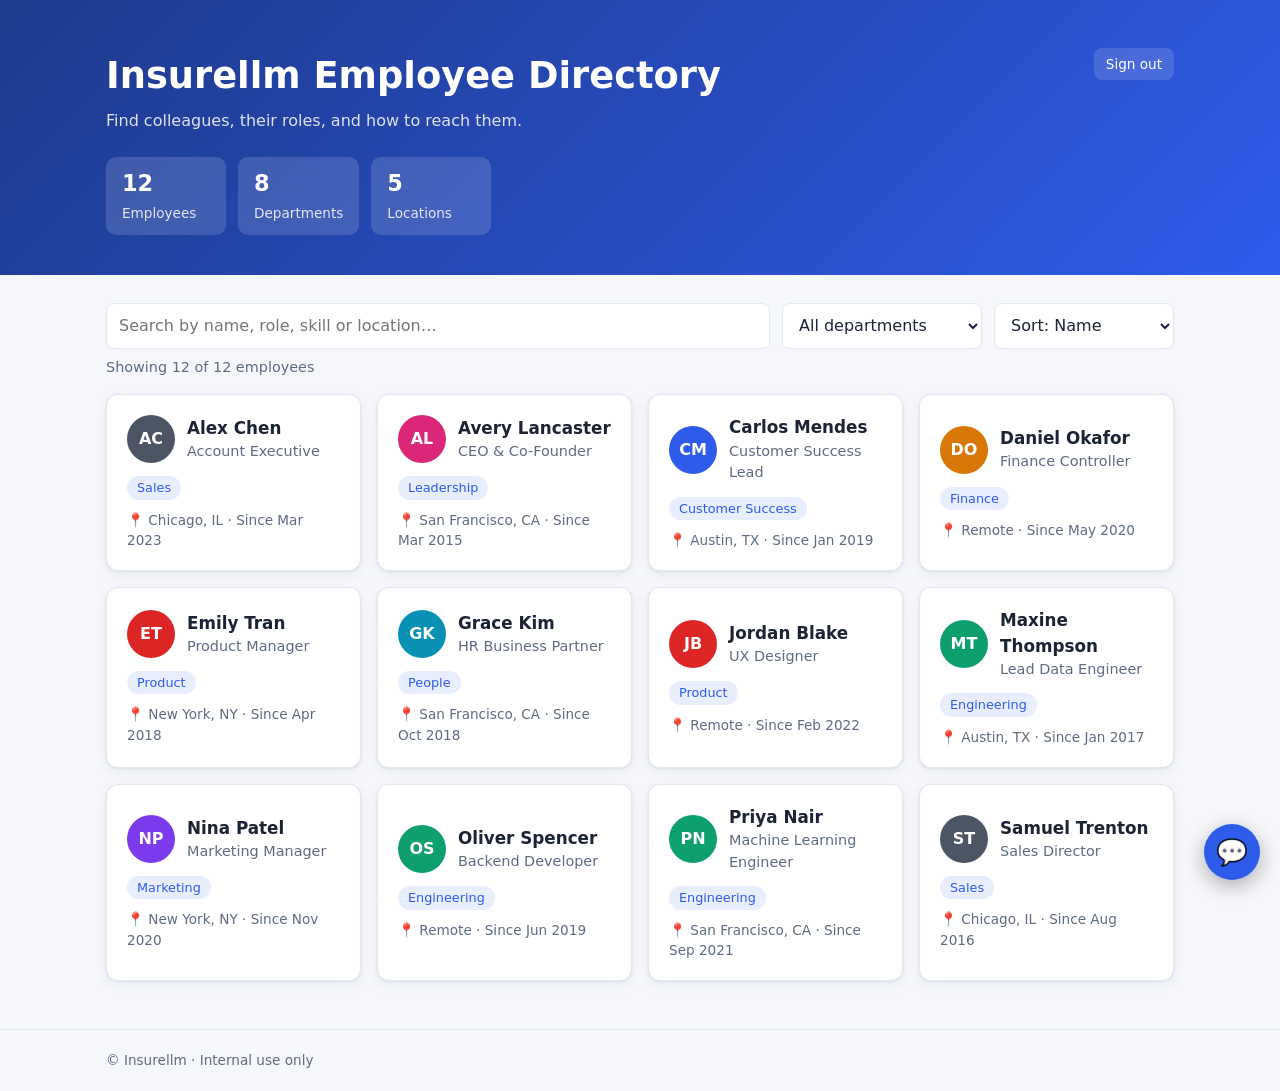
<file: employee-website/index.html>
<!doctype html>
<html lang="en">
<head>
  <meta charset="utf-8">
  <meta name="viewport" content="width=device-width, initial-scale=1">
  <title>Insurellm Employee Directory</title>
  <link rel="stylesheet" href="styles.css">
</head>
<body>
  <header class="hero">
    <div class="container">
      <button class="logout" id="logout">Sign out</button>
      <h1>Insurellm Employee Directory</h1>
      <p>Find colleagues, their roles, and how to reach them.</p>
      <div class="stats" id="stats"></div>
    </div>
  </header>

  <main class="container">
    <section class="controls">
      <input type="search" id="search" placeholder="Search by name, role, skill or location…" aria-label="Search employees">
      <select id="department" aria-label="Filter by department">
        <option value="">All departments</option>
      </select>
      <select id="sort" aria-label="Sort employees">
        <option value="name">Sort: Name</option>
        <option value="joined">Sort: Newest first</option>
        <option value="department">Sort: Department</option>
      </select>
    </section>

    <p class="result-count" id="resultCount"></p>
    <section class="grid" id="grid"></section>
    <p class="empty" id="empty" hidden>No employees match your search.</p>
  </main>

  <dialog id="detail">
    <button class="close" id="closeDetail" aria-label="Close">&times;</button>
    <div id="detailBody"></div>
  </dialog>

  <footer>
    <div class="container">&copy; Insurellm &middot; Internal use only</div>
  </footer>

  <button class="chat-fab" id="chatFab" aria-label="Open Insurellm assistant">💬</button>
  <section class="chat" id="chat" aria-label="Insurellm assistant" hidden>
    <header class="chat-head">
      <strong>Insurellm Assistant</strong>
      <button id="chatClose" aria-label="Close chat">&times;</button>
    </header>
    <div class="chat-log" id="chatLog" aria-live="polite">
      <div class="msg bot">Hi! Ask me anything about Insurellm.</div>
    </div>
    <form class="chat-form" id="chatForm">
      <input id="chatInput" placeholder="Type your question…" autocomplete="off" required>
      <button type="submit">Send</button>
    </form>
  </section>

  <script src="script.js"></script>
  <script src="chat.js"></script>
</body>
</html>
</file>
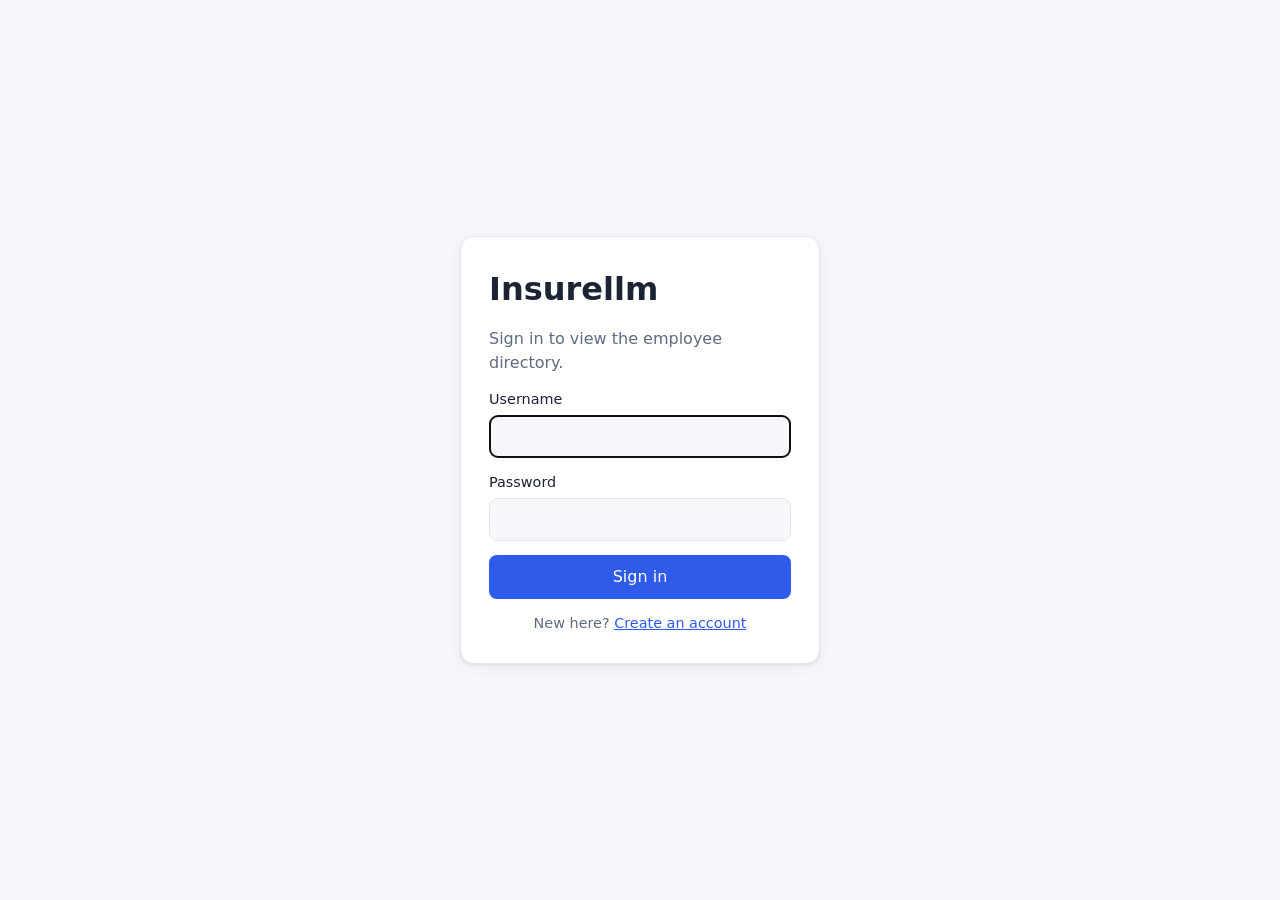
<file: employee-website/login.html>
<!doctype html>
<html lang="en">
<head>
  <meta charset="utf-8">
  <meta name="viewport" content="width=device-width, initial-scale=1">
  <title>Sign in - Insurellm</title>
  <link rel="stylesheet" href="styles.css">
</head>
<body class="login-body">
  <form class="login-card" id="loginForm">
    <h1>Insurellm</h1>
    <p>Sign in to view the employee directory.</p>
    <label>Username <input id="username" autocomplete="username" required autofocus></label>
    <label>Password <input id="password" type="password" autocomplete="current-password" required></label>
    <p class="login-error" id="error" role="alert" hidden></p>
    <button type="submit">Sign in</button>
    <p class="login-alt">New here? <a href="/register">Create an account</a></p>
  </form>
  <script>
    document.getElementById("loginForm").addEventListener("submit", async ev => {
      ev.preventDefault();
      const error = document.getElementById("error");
      error.hidden = true;
      const res = await fetch("/api/login", {
        method: "POST",
        headers: { "Content-Type": "application/json" },
        body: JSON.stringify({
          username: document.getElementById("username").value,
          password: document.getElementById("password").value,
        }),
      });
      if (res.ok) return (location.href = "/");
      error.textContent = (await res.json().catch(() => ({}))).detail || "Sign in failed";
      error.hidden = false;
    });
  </script>
</body>
</html>
</file>
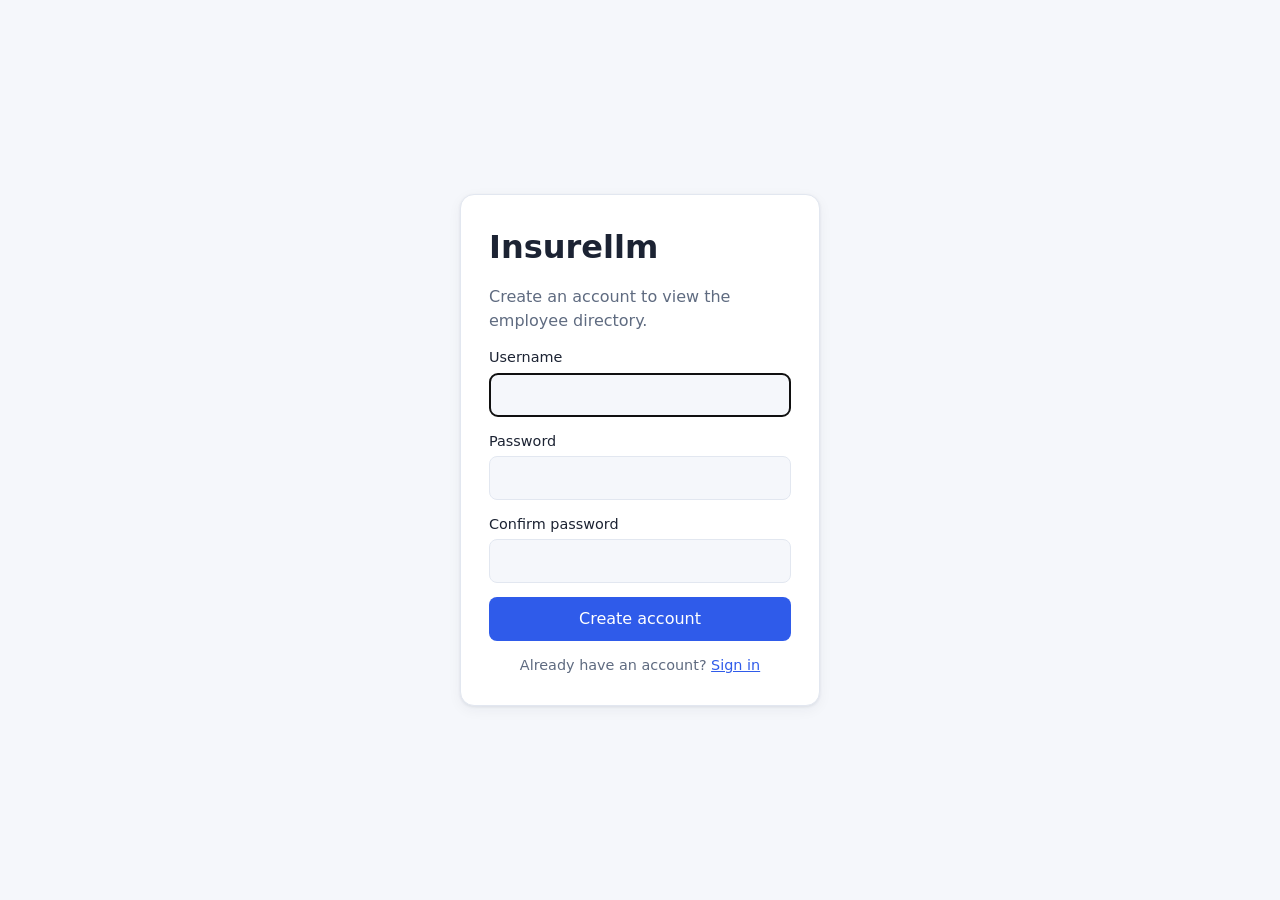
<file: employee-website/register.html>
<!doctype html>
<html lang="en">
<head>
  <meta charset="utf-8">
  <meta name="viewport" content="width=device-width, initial-scale=1">
  <title>Create account - Insurellm</title>
  <link rel="stylesheet" href="styles.css">
</head>
<body class="login-body">
  <form class="login-card" id="registerForm">
    <h1>Insurellm</h1>
    <p>Create an account to view the employee directory.</p>
    <label>Username <input id="username" autocomplete="username" minlength="3" maxlength="40" required autofocus></label>
    <label>Password <input id="password" type="password" autocomplete="new-password" minlength="8" required></label>
    <label>Confirm password <input id="confirm" type="password" autocomplete="new-password" minlength="8" required></label>
    <p class="login-error" id="error" role="alert" hidden></p>
    <button type="submit">Create account</button>
    <p class="login-alt">Already have an account? <a href="/login">Sign in</a></p>
  </form>
  <script>
    document.getElementById("registerForm").addEventListener("submit", async ev => {
      ev.preventDefault();
      const error = document.getElementById("error");
      const show = msg => { error.textContent = msg; error.hidden = false; };
      error.hidden = true;
      const password = document.getElementById("password").value;
      if (password !== document.getElementById("confirm").value) return show("Passwords do not match");
      const res = await fetch("/api/register", {
        method: "POST",
        headers: { "Content-Type": "application/json" },
        body: JSON.stringify({ username: document.getElementById("username").value, password }),
      });
      if (res.ok) return (location.href = "/");
      const detail = (await res.json().catch(() => ({}))).detail;
      show(Array.isArray(detail) ? "Please check your details" : detail || "Could not create account");
    });
  </script>
</body>
</html>
</file>
<file: employee-website/styles.css>
:root {
  --bg: #f5f7fb;
  --surface: #ffffff;
  --text: #1c2333;
  --muted: #5f6b80;
  --border: #e2e7f0;
  --accent: #2f5bea;
  --accent-soft: #e8eefd;
  --hero-from: #1e3a8a;
  --hero-to: #2f5bea;
  --shadow: 0 1px 3px rgba(20, 30, 60, .08), 0 4px 14px rgba(20, 30, 60, .05);
}

@media (prefers-color-scheme: dark) {
  :root {
    --bg: #0f1420;
    --surface: #182030;
    --text: #e6eaf2;
    --muted: #9aa5ba;
    --border: #2a3448;
    --accent: #7c9cff;
    --accent-soft: #24304d;
    --hero-from: #16244f;
    --hero-to: #2a3f8f;
    --shadow: 0 1px 3px rgba(0, 0, 0, .4);
  }
}

* { box-sizing: border-box; }

body {
  margin: 0;
  font-family: system-ui, -apple-system, "Segoe UI", Roboto, sans-serif;
  background: var(--bg);
  color: var(--text);
  line-height: 1.5;
}

.container { max-width: 1100px; margin: 0 auto; padding: 0 16px; }

.hero {
  background: linear-gradient(135deg, var(--hero-from), var(--hero-to));
  color: #fff;
  padding: 48px 0 40px;
}
.hero h1 { margin: 0 0 6px; font-size: clamp(1.6rem, 4vw, 2.3rem); }
.hero p { margin: 0; opacity: .85; }

.stats { display: flex; flex-wrap: wrap; gap: 12px; margin-top: 24px; }
.stat {
  background: rgba(255, 255, 255, .14);
  border-radius: 10px;
  padding: 10px 16px;
  min-width: 120px;
}
.stat strong { display: block; font-size: 1.4rem; }
.stat span { font-size: .85rem; opacity: .85; }

.controls {
  display: grid;
  grid-template-columns: 1fr 200px 180px;
  gap: 12px;
  margin: 28px 0 8px;
}
.controls input, .controls select {
  font: inherit;
  padding: 10px 12px;
  border: 1px solid var(--border);
  border-radius: 8px;
  background: var(--surface);
  color: var(--text);
}
.controls input:focus, .controls select:focus { outline: 2px solid var(--accent); outline-offset: 1px; }

.result-count { color: var(--muted); font-size: .9rem; margin: 8px 0 16px; }

.grid {
  display: grid;
  grid-template-columns: repeat(auto-fill, minmax(250px, 1fr));
  gap: 16px;
  margin-bottom: 48px;
}

.card {
  background: var(--surface);
  border: 1px solid var(--border);
  border-radius: 12px;
  padding: 20px;
  box-shadow: var(--shadow);
  cursor: pointer;
  text-align: left;
  font: inherit;
  color: inherit;
  transition: transform .15s, border-color .15s;
}
.card:hover, .card:focus-visible { transform: translateY(-2px); border-color: var(--accent); outline: none; }

.card-head { display: flex; align-items: center; gap: 12px; margin-bottom: 12px; }
.avatar {
  width: 48px; height: 48px; flex: none;
  border-radius: 50%;
  display: grid; place-items: center;
  font-weight: 600; color: #fff;
}
.avatar.lg { width: 72px; height: 72px; font-size: 1.5rem; }
.card h3 { margin: 0; font-size: 1.05rem; }
.role { margin: 0; color: var(--muted); font-size: .9rem; }

.badge {
  display: inline-block;
  background: var(--accent-soft);
  color: var(--accent);
  border-radius: 999px;
  padding: 2px 10px;
  font-size: .8rem;
  font-weight: 500;
}
.meta { color: var(--muted); font-size: .85rem; margin-top: 10px; }

.empty { text-align: center; color: var(--muted); padding: 40px 0; }

dialog {
  border: none;
  border-radius: 14px;
  padding: 28px;
  width: min(520px, calc(100% - 32px));
  background: var(--surface);
  color: var(--text);
  box-shadow: 0 20px 60px rgba(0, 0, 0, .3);
}
dialog::backdrop { background: rgba(10, 15, 30, .55); }
.close {
  position: absolute; top: 12px; right: 14px;
  border: none; background: none; color: var(--muted);
  font-size: 1.6rem; cursor: pointer;
}
.detail-head { display: flex; gap: 16px; align-items: center; margin-bottom: 16px; }
.detail-head h2 { margin: 0; }
dl { display: grid; grid-template-columns: 110px 1fr; gap: 8px 12px; margin: 16px 0; }
dt { color: var(--muted); }
dd { margin: 0; }
dd a { color: var(--accent); }
.skills { display: flex; flex-wrap: wrap; gap: 6px; }

footer { border-top: 1px solid var(--border); color: var(--muted); font-size: .85rem; padding: 20px 0; }

@media (max-width: 700px) {
  .controls { grid-template-columns: 1fr 1fr; }
  .controls input { grid-column: 1 / -1; }
  dl { grid-template-columns: 1fr; gap: 2px; }
  dd { margin-bottom: 8px; }
}

/* Chatbot widget */
.chat-fab {
  position: fixed; right: 20px; bottom: 20px;
  width: 56px; height: 56px; border-radius: 50%;
  border: none; background: var(--accent); color: #fff;
  font-size: 1.6rem; cursor: pointer; box-shadow: 0 6px 20px rgba(0, 0, 0, .3);
}
.chat {
  position: fixed; right: 20px; bottom: 20px;
  width: min(380px, calc(100% - 32px)); height: min(540px, calc(100% - 40px));
  display: flex; flex-direction: column;
  background: var(--surface); border: 1px solid var(--border);
  border-radius: 14px; box-shadow: 0 12px 40px rgba(0, 0, 0, .3); overflow: hidden;
}
.chat[hidden], .chat-fab[hidden] { display: none; }
.chat-head {
  display: flex; justify-content: space-between; align-items: center;
  padding: 12px 16px; color: #fff;
  background: linear-gradient(135deg, var(--hero-from), var(--hero-to));
}
.chat-head button { background: none; border: none; color: #fff; font-size: 1.5rem; cursor: pointer; }
.chat-log { flex: 1; overflow-y: auto; padding: 14px; display: flex; flex-direction: column; gap: 10px; }
.msg { max-width: 85%; padding: 9px 12px; border-radius: 12px; white-space: pre-wrap; font-size: .93rem; }
.msg.bot { align-self: flex-start; background: var(--accent-soft); }
.msg.user { align-self: flex-end; background: var(--accent); color: #fff; }
.msg.pending { opacity: .6; }
.msg.error { background: #fde8e8; color: #9b1c1c; }
.msg small { display: block; margin-top: 6px; color: var(--muted); font-size: .75rem; }
.chat-form { display: flex; gap: 8px; padding: 10px; border-top: 1px solid var(--border); }
.chat-form input {
  flex: 1; font: inherit; padding: 9px 12px; border-radius: 8px;
  border: 1px solid var(--border); background: var(--bg); color: var(--text);
}
.chat-form button {
  font: inherit; border: none; border-radius: 8px; padding: 0 16px;
  background: var(--accent); color: #fff; cursor: pointer;
}
.chat-form button:disabled { opacity: .5; }

/* Login + sign out */
.hero .container { position: relative; }
.logout {
  position: absolute; top: 0; right: 16px;
  font: inherit; font-size: .85rem; color: #fff; cursor: pointer;
  background: rgba(255, 255, 255, .14); border: none; border-radius: 8px; padding: 6px 12px;
}
.login-body { display: grid; place-items: center; min-height: 100vh; padding: 16px; }
.login-card {
  width: min(360px, 100%); display: flex; flex-direction: column; gap: 14px;
  background: var(--surface); border: 1px solid var(--border);
  border-radius: 14px; padding: 28px; box-shadow: var(--shadow);
}
.login-card h1 { margin: 0; }
.login-card p { margin: 0; color: var(--muted); }
.login-card label { display: flex; flex-direction: column; gap: 4px; font-size: .9rem; }
.login-card input {
  font: inherit; padding: 10px 12px; border-radius: 8px;
  border: 1px solid var(--border); background: var(--bg); color: var(--text);
}
.login-card button {
  font: inherit; border: none; border-radius: 8px; padding: 10px;
  background: var(--accent); color: #fff; cursor: pointer;
}
.login-card .login-error { color: #dc2626; font-size: .9rem; }
.login-card .login-error[hidden] { display: none; }

.login-card .login-alt { font-size: .9rem; text-align: center; }
.login-card .login-alt a { color: var(--accent); }
</file>
